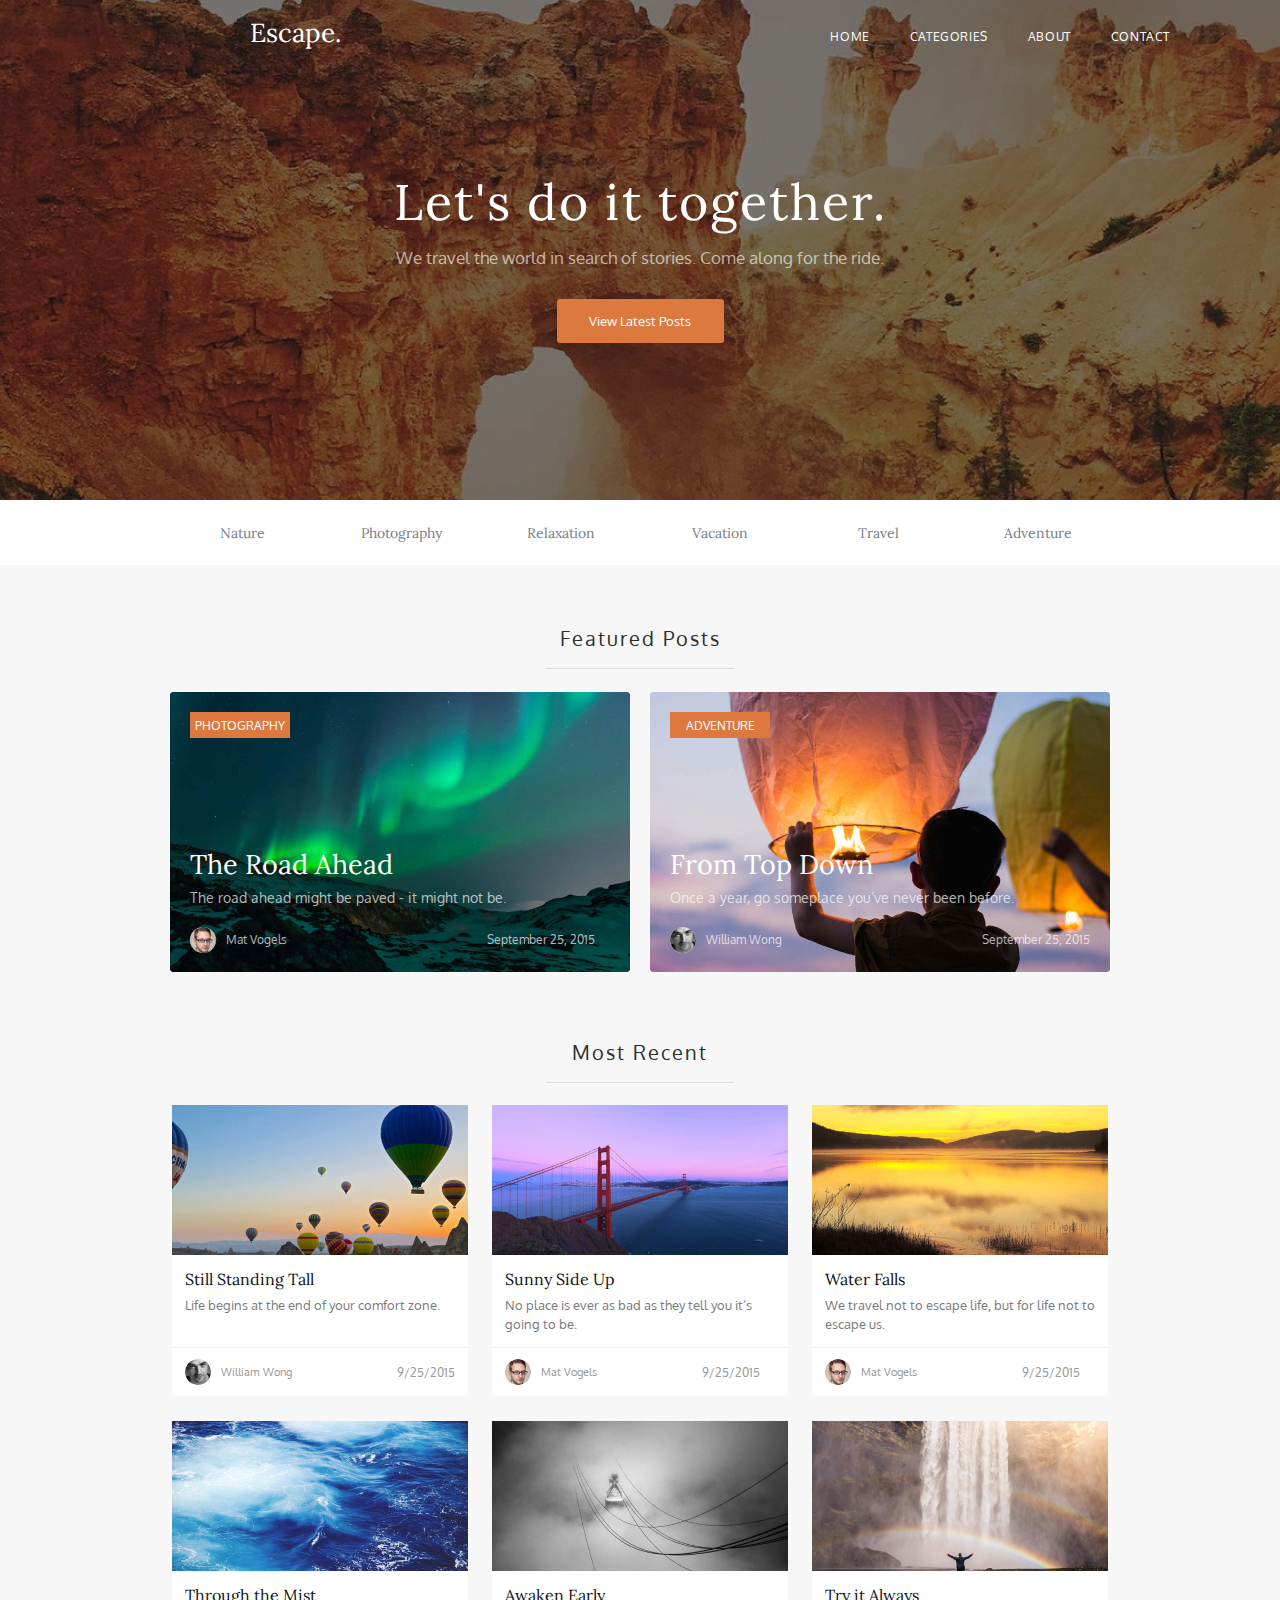
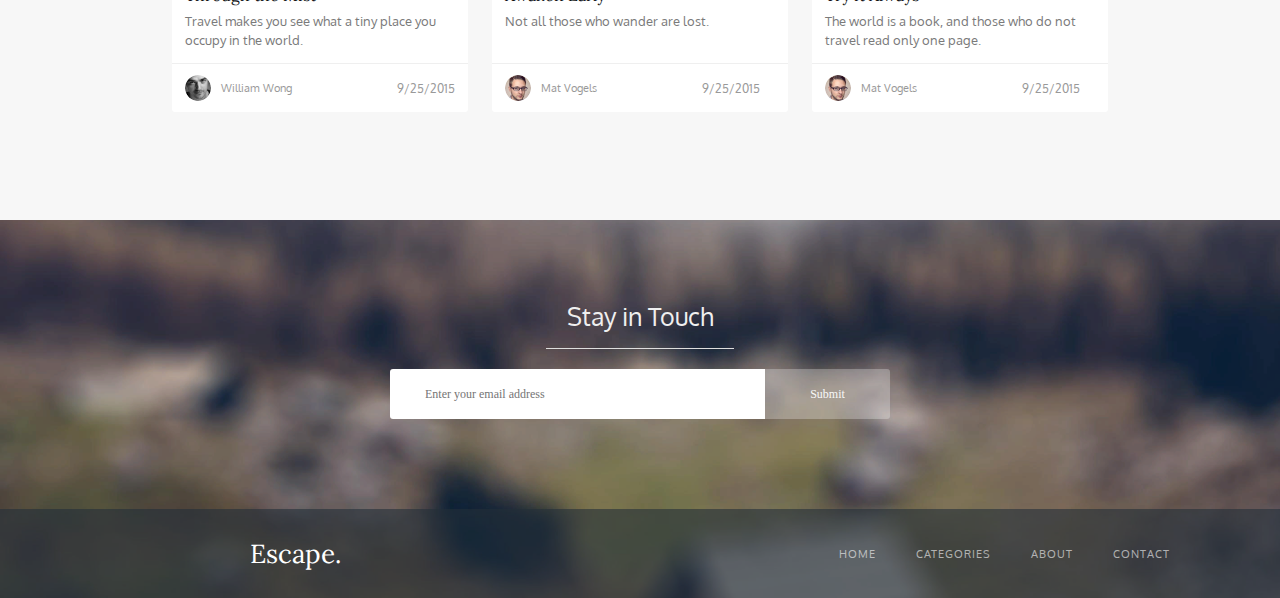
<file: index.html>
<!DOCTYPE html>
<html lang="en">

  <head>
    <title>Home</title>
    <meta charset="utf-8">
    <meta name="viewport" content="width=device-width, initial-scale=1.0">
    <link rel="preconnect" href="https://fonts.googleapis.com">
    <link rel="preconnect" href="https://fonts.gstatic.com" crossorigin>
    <link href="https://fonts.googleapis.com/css2?family=Lora&display=swap" rel="stylesheet">
    <link href="https://fonts.googleapis.com/css2?family=Lora&family=Oxygen&display=swap" rel="stylesheet">
    <link href="./css/styles.css" rel="stylesheet" type="text/css">
    <link rel="icon" href="./img/favicon.ico">
  </head>

  <body class="page">
    <!-- HEADER -->
    <header class="header">
      <div class="header__content">
        <div class="header__item header__left">
          <a href="./index.html" class="header__logo text_white">
            <span>Escape.</span>
          </a>
        </div>
        <div class="header__item header__menu">
          <nav class="header-menu">
            <a href="./index.html" class="header-menu__item text_white">
              <span>HOME</span>
            </a>
            <a href="./the-road-ahead.html" class="header-menu__item text_white">
              <span>CATEGORIES</span>
            </a>
            <a href="" class="header-menu__item text_white">
              <span>ABOUT</span>
            </a>
            <a href="" class="header-menu__item text_white">
              <span>CONTACT</span>
            </a>
          </nav>
        </div>
      </div>
    </header>
    <!--/ HEADER -->

    <!-- PAGE-CONTENT -->
    <div class="page-content">
      <!-- SECTION: MAIN -->
      <section class="main">
        <div class="main__content">
          <h1 class="main__title">Let's do it together.</h1>
          <p class="main__description">We travel the world in search of stories. Come along for the ride.</p>
          <button class="main__button">
            <span>View Latest Posts</span>
          </button>
        </div>
      </section>
      <!--/ SECTION: MAIN -->

      <!-- SECTION: TAGS -->
      <section class="tags">
        <div class="tags__content">
          <div class="tags-list">
            <a href="#" class="tags-list__item">
              <span>Nature</span>
            </a>
            <a href="#" class="tags-list__item">
              <span>Photography</span>
            </a>
            <a href="#" class="tags-list__item">
              <span>Relaxation</span>
            </a>
            <a href="#" class="tags-list__item">
              <span>Vacation</span>
            </a>
            <a href="#" class="tags-list__item">
              <span>Travel</span>
            </a>
            <a href="#" class="tags-list__item">
              <span>Adventure</span>
            </a>
          </div>
        </div>
      </section>
      <!--/ SECTION: TAGS -->

      <section class="posts">
        <!-- FEATURED-POSTS -->
        <section class="featured-posts">
          <!-- FEATURED-POSTS:HEAD -->
          <div class="featured-posts__head">
            <h2 class="posts__title">Featured Posts</h2>
            <div class="rectangle"></div>
          </div>
          <!--/ FEATURED-POSTS:HEAD -->

          <!-- FEATURED-POSTS:CONTENT -->
          <div class="featured-posts__content">
            <div class="post-list">
              <!--  POST#1 -->
              <div class="post-list__item">
                <div class="post-list__item-tag">
                  <span>Photography</span>
                </div>
                <div class="post-list__item-content">
                  <span class="post-list__item-title">The Road Ahead</span>
                  <p class="post-list__item-description">The road ahead might be paved - it might not be.</p>
                </div>
                <div class="post-list__item-person--details">
                  <img class="post-list__item-user--icon" src="./img/user_icon_mat_vogels.jpg" alt="">
                  <span class="post-list__item-user--name">Mat Vogels</span>
                  <span class="post-list__item-post--date">September 25, 2015</span>
                </div>
              </div>
              <!--/ POST#1 -->
              
              <!--  POST#2 -->
              <div class="post-list__item">
                <div class="post-list__item-tag">
                  <span>Adventure</span>
                </div>
                <div class="post-list__item-content">
                  <span class="post-list__item-title">From Top Down</span>
                  <p class="post-list__item-description">Once a year, go someplace you’ve never been before.</p>
                </div>
                <div class="post-list__item-person--details">
                  <img class="post-list__item-user--icon" src="./img/user_icon_william_wong.jpg" alt="">
                  <span class="post-list__item-user--name">William Wong</span>
                  <span class="post-list__item-post--date">September 25, 2015</span>
                </div>
              </div>
              <!--/ POST#2 -->
            </div>
          </div>
          <!--/ FEATURED-POSTS:CONTENT -->
        </section>
        <!--/ FEATURED-POSTS -->

        <!-- RECENTLY-POSTS -->
        <section class="recently-posts">
          <!-- RECENTLY-POSTS:HEAD -->
          <div class="recently-posts__head">
            <h2 class="posts__title">Most Recent</h2>
            <div class="rectangle"></div>
          </div>
          <!--/ RECENTLY-POSTS:HEAD -->

          <!-- RECENTLY-POSTS:CONTENT -->
          <div class="recently-posts__content">
            <div class="post-grid">
              <!--  POST#1 -->
              <div class="post-grid__item">
                <img src="./img/home/still_standing_tall.jpg" alt="" class="post-grid__item-cover">
                <div class="post-grid__item-content">
                  <span class="post-grid__item-title">Still Standing Tall</span>
                  <p class="post-grid__item-description">Life begins at the end of your comfort zone.</p>
                </div>
                <div class="rectangle"></div>
                <div class="post-grid__item-person--details">
                  <img class="post-grid__item-user--icon" src="./img/user_icon_william_wong.jpg" alt="">
                  <span class="post-grid__item-user--name">William Wong</span>
                  <span class="post-grid__item-post--date">9/25/2015</span>
                </div>
              </div>
              <!--/ POST#1 -->
              
              <!--  POST#2 -->
              <div class="post-grid__item">
                <img src="./img/home/sunny_side_up.png" alt="" class="post-grid__item-cover">
                <div class="post-grid__item-content">
                  <span class="post-grid__item-title">Sunny Side Up</span>
                  <p class="post-grid__item-description">No place is ever as bad as they tell you it’s going to be.</p>
                </div>
                <div class="rectangle"></div>
                <div class="post-grid__item-person--details">
                  <img class="post-grid__item-user--icon" src="./img/user_icon_mat_vogels.jpg" alt="">
                  <span class="post-grid__item-user--name">Mat Vogels</span>
                  <span class="post-grid__item-post--date">9/25/2015</span>
                </div>
              </div>
              <!--/ POST#2 -->

              <!--  POST#3 -->
              <div class="post-grid__item">
                <img src="./img/home/water_falls.png" alt="" class="post-grid__item-cover">
                <div class="post-grid__item-content">
                  <span class="post-grid__item-title">Water Falls</span>
                  <p class="post-grid__item-description">We travel not to escape life, but for life not to escape us.</p>
                </div>
                <div class="rectangle"></div>
                <div class="post-grid__item-person--details">
                  <img class="post-grid__item-user--icon" src="./img/user_icon_mat_vogels.jpg" alt="">
                  <span class="post-grid__item-user--name">Mat Vogels</span>
                  <span class="post-grid__item-post--date">9/25/2015</span>
                </div>
              </div>
              <!--/ POST#3 -->

              <!--  POST#4 -->
              <div class="post-grid__item">
                <img src="./img/home/through_the_mist.png" alt="" class="post-grid__item-cover">
                <div class="post-grid__item-content">
                  <span class="post-grid__item-title">Through the Mist</span>
                  <p class="post-grid__item-description">Travel makes you see what a tiny place you occupy in the world.</p>
                </div>
                <div class="rectangle"></div>
                <div class="post-grid__item-person--details">
                  <img class="post-grid__item-user--icon" src="./img/user_icon_william_wong.jpg" alt="">
                  <span class="post-grid__item-user--name">William Wong</span>
                  <span class="post-grid__item-post--date">9/25/2015</span>
                </div>
              </div>
              <!--/ POST#4 -->

              <!--  POST#5 -->
              <div class="post-grid__item">
                <img src="./img/home/awaken_early.png" alt="" class="post-grid__item-cover">
                <div class="post-grid__item-content">
                  <span class="post-grid__item-title">Awaken Early</span>
                  <p class="post-grid__item-description">Not all those who wander are lost.</p>
                </div>
                <div class="rectangle"></div>
                <div class="post-grid__item-person--details">
                  <img class="post-grid__item-user--icon" src="./img/user_icon_mat_vogels.jpg" alt="">
                  <span class="post-grid__item-user--name">Mat Vogels</span>
                  <span class="post-grid__item-post--date">9/25/2015</span>
                </div>
              </div>
              <!--/ POST#5 -->

              <!--  POST#6 -->
              <div class="post-grid__item">
                <img src="./img/home/try_it_always.png" alt="" class="post-grid__item-cover">
                <div class="post-grid__item-content">
                  <span class="post-grid__item-title">Try it Always</span>
                  <p class="post-grid__item-description">The world is a book, and those who do not travel read only one page.</p>
                </div>
                <div class="rectangle"></div>
                <div class="post-grid__item-person--details">
                  <img class="post-grid__item-user--icon" src="./img/user_icon_mat_vogels.jpg" alt="">
                  <span class="post-grid__item-user--name">Mat Vogels</span>
                  <span class="post-grid__item-post--date">9/25/2015</span>
                </div>
              </div>
              <!--/ POST#6 -->
            </div>
          </div>
          <!--/ RECENTLY-POSTS:CONTENT -->
        </section>
        <!--/ RECENTLY-POSTS -->
      </section>
      <!-- POSTS -->
    </div>

    <!-- FOOTER -->
    <footer class="footer">
      <!-- FOOTER:CONTENT -->
      <div class="footer__head">
        <h2 class="footer__title">Stay in Touch</h2>
        <div class="rectangle"></div>
        <form class="footer__form">
          <input placeholder="Enter your email address" type="text" value="" name="email" class="footer__input">
          <input type="submit" value="Submit" class="footer__input">
        </form>
      </div>

      <div class="footer-bottom">
        <div class="header__content">
          <div class="footer__item footer__left">
            <a href="./index.html" class="footer__logo">
              <span>Escape.</span>
            </a>
          </div>
          <div class="footer__item footer__menu">
            <nav class="footer-menu">
              <a href="./index.html" class="footer-menu__item">
                <span>HOME</span>
              </a>
              <a href="./the-road-ahead.html" class="footer-menu__item">
                <span>CATEGORIES</span>
              </a>
              <a href="" class="footer-menu__item">
                <span>ABOUT</span>
              </a>
              <a href="" class="footer-menu__item">
                <span>CONTACT</span>
              </a>
            </nav>
          </div>
        </div>
      </div>
    </footer>
    <!--/ FOOTER -->
  </body>
</html>
</file>
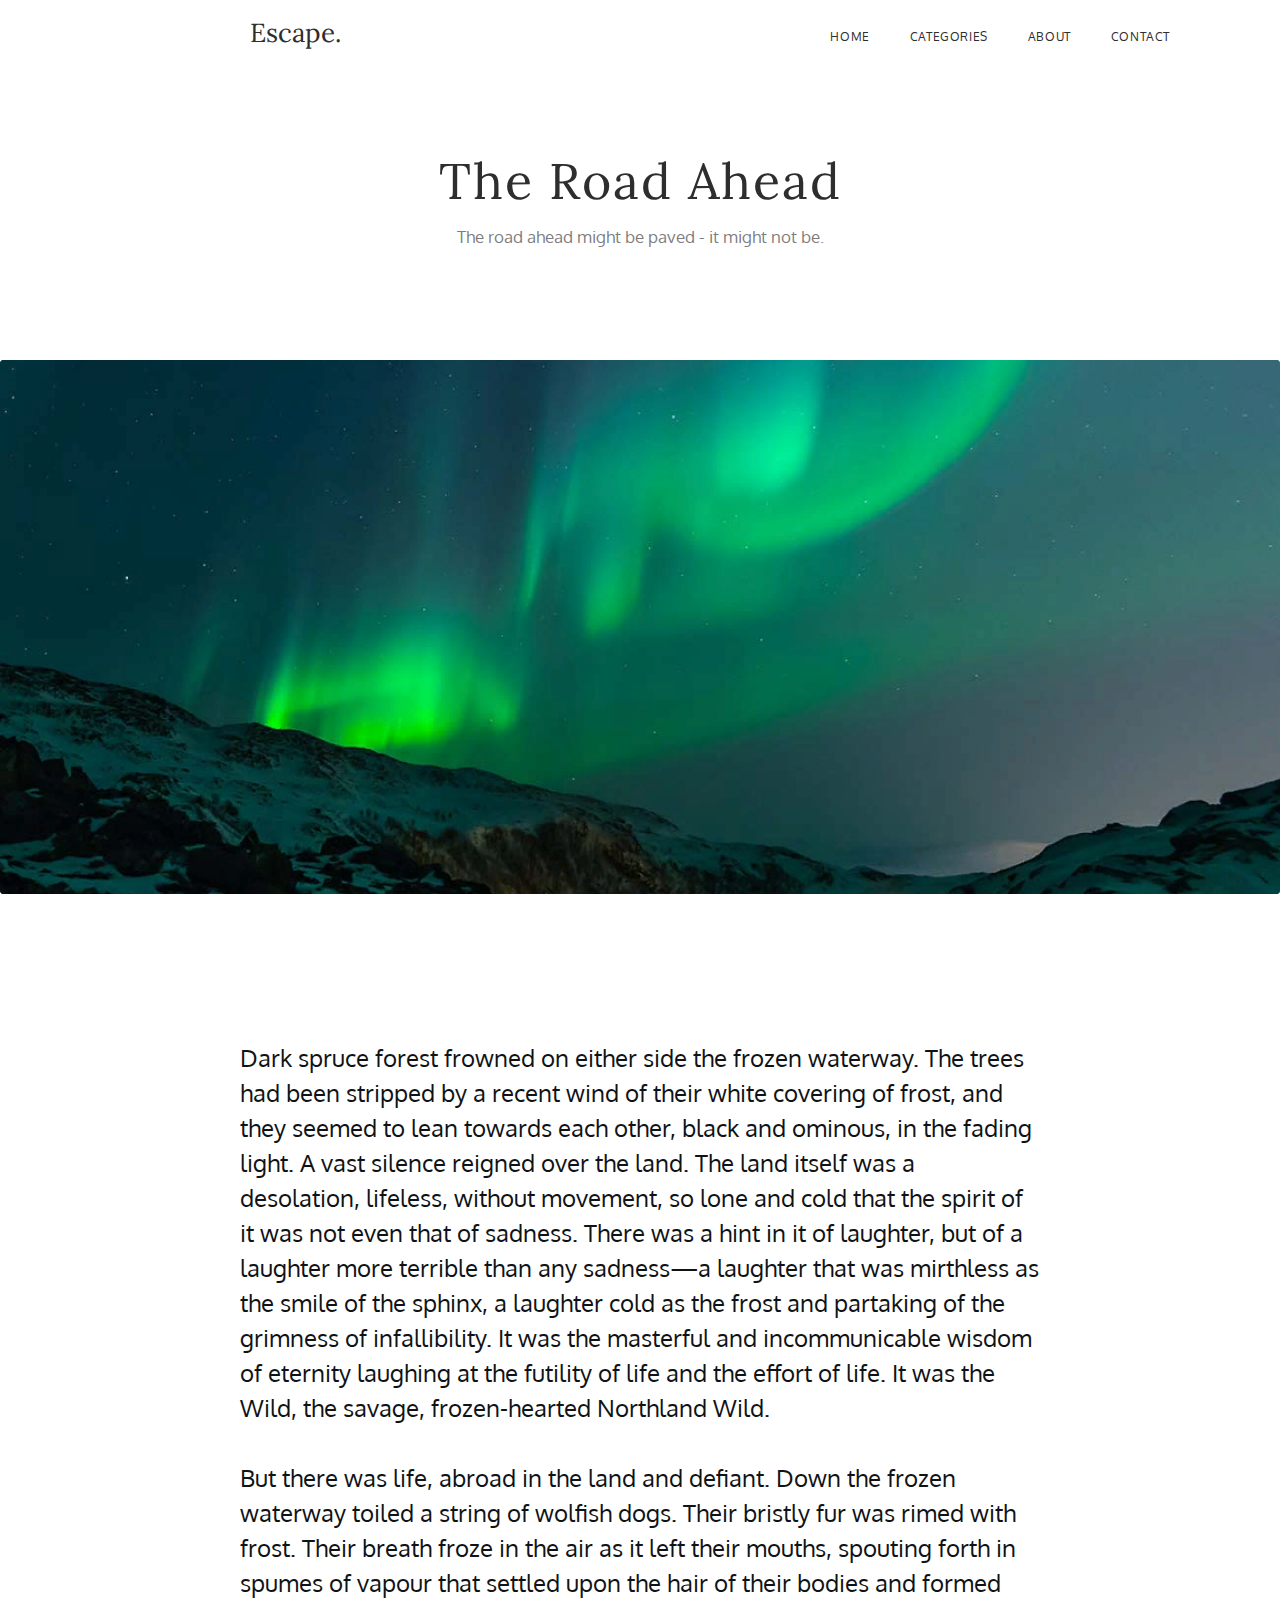
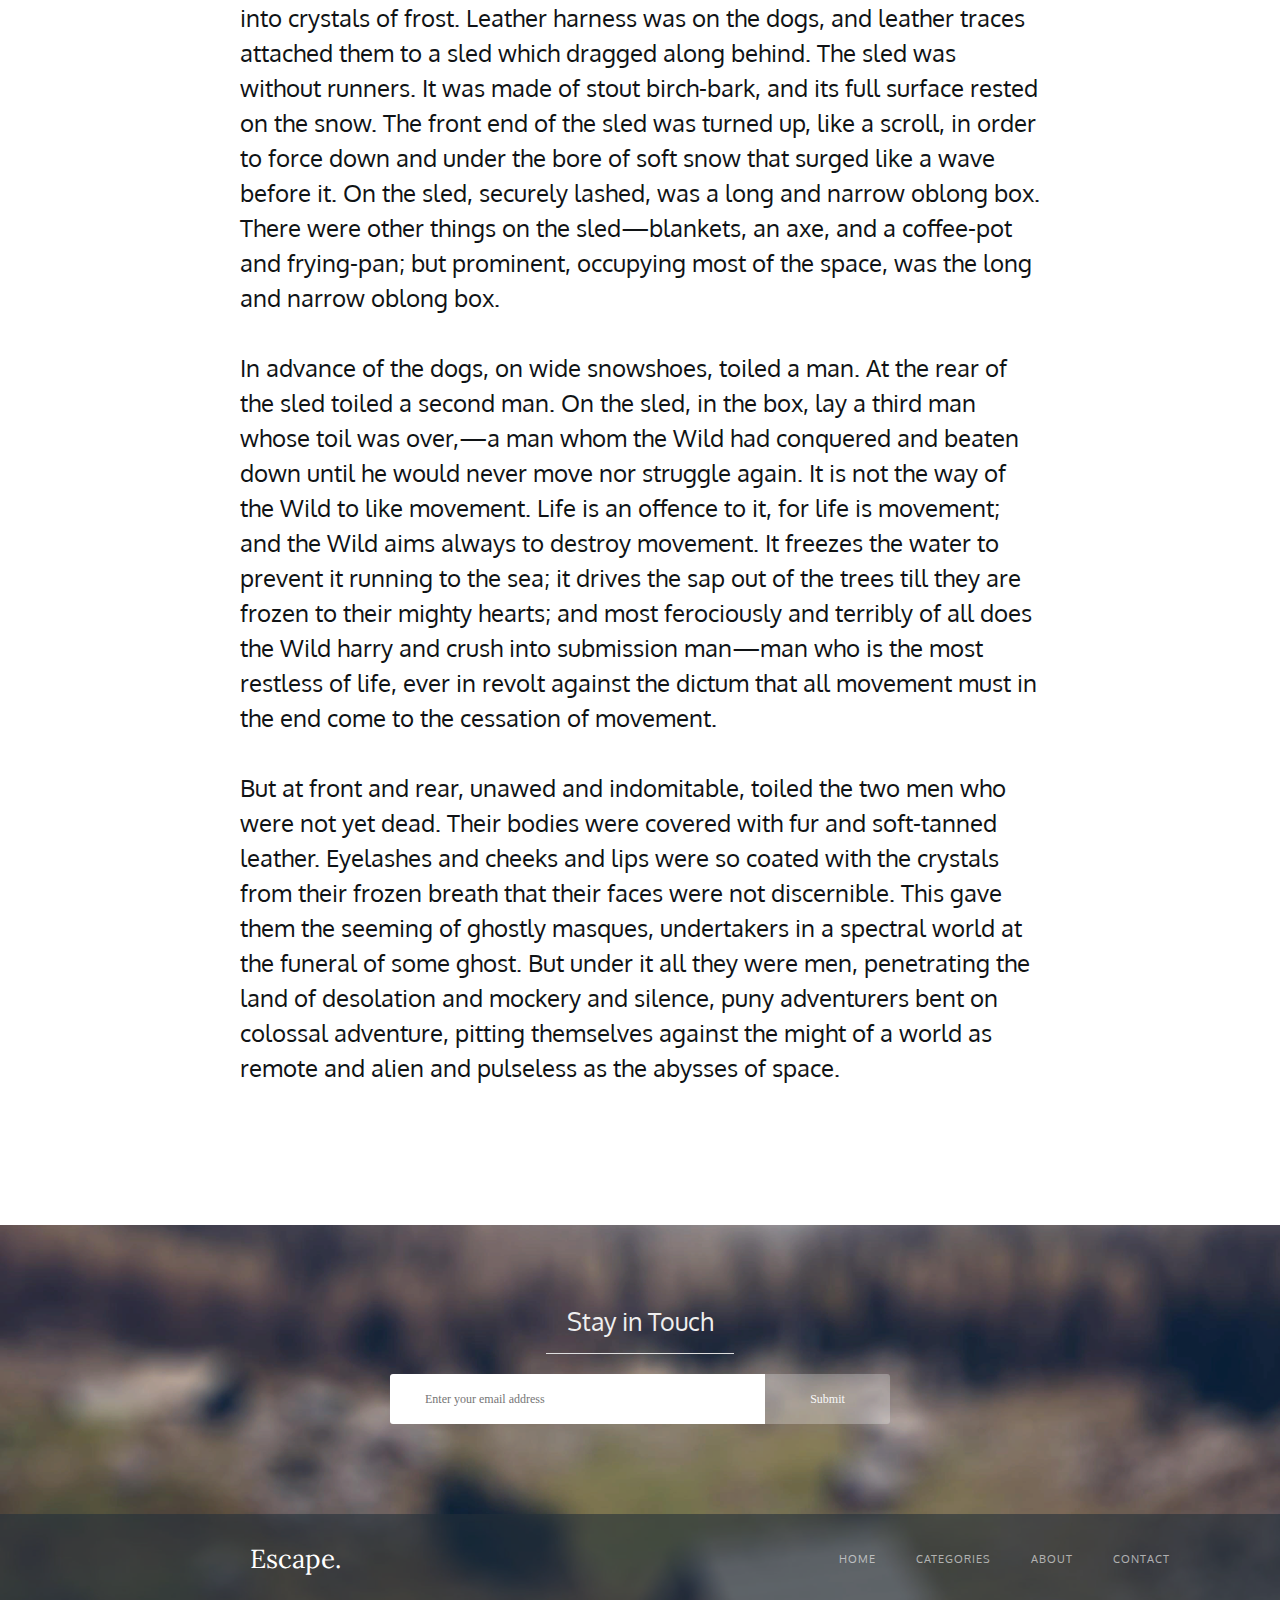
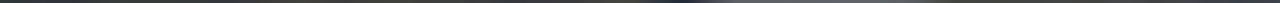
<file: the-road-ahead.html>
<!DOCTYPE html>
<html lang="en">

  <head>
    <title>The Road Ahead</title>
    <meta charset="utf-8">
    <meta name="viewport" content="width=device-width, initial-scale=1.0">
    <link rel="preconnect" href="https://fonts.googleapis.com">
    <link rel="preconnect" href="https://fonts.gstatic.com" crossorigin>
    <link href="https://fonts.googleapis.com/css2?family=Lora&display=swap" rel="stylesheet">
    <link href="https://fonts.googleapis.com/css2?family=Lora&family=Oxygen&display=swap" rel="stylesheet">
    <link href="./css/styles.css" rel="stylesheet" type="text/css">
    <link rel="icon" href="./img/favicon.ico">
  </head>

  <body class="page">
    <!-- HEADER -->
    <header class="header">
      <div class="header__content">
        <div class="header__item header__left">
          <a href="./index.html" class="header__logo text_black">
            <span>Escape.</span>
          </a>
        </div>
        <div class="header__item header__menu">
          <nav class="header-menu">
            <a href="./index.html" class="header-menu__item text_black">
              <span>HOME</span>
            </a>
            <a href="./the-road-ahead.html" class="header-menu__item text_black">
              <span>CATEGORIES</span>
            </a>
            <a href="#" class="header-menu__item text_black">
              <span>ABOUT</span>
            </a>
            <a href="#" class="header-menu__item text_black">
              <span>CONTACT</span>
            </a>
          </nav>
        </div>
      </div>
    </header>
    <!--/ HEADER -->

    <!-- MAIN__HEAD -->
    <section class="main-blog">
      <div class="main-blog__content">
        <h1 class="main-blog__title">The Road Ahead</h1>
        <p class="main-blog__description">The road ahead might be paved - it might not be.</p>
      </div>
      <img class="main-blog__cover" src="./img/blog/blog__background.png" alt="">
    </section>
    <!--/ MAIN__HEAD -->

    <!-- PAGE-CONTENT -->
    <div class="page-content">
      <div class="blog__text">
        <p>
          Dark spruce forest frowned on either side the frozen waterway. The trees had been stripped by a recent wind of their white covering of frost, and they seemed to lean towards each other, black and ominous, in the fading light. A vast silence reigned over the land. The land itself was a desolation, lifeless, without movement, so lone and cold that the spirit of it was not even that of sadness. There was a hint in it of laughter, but of a laughter more terrible than any sadness—a laughter that was mirthless as the smile of the sphinx, a laughter cold as the frost and partaking of the grimness of infallibility. It was the masterful and incommunicable wisdom of eternity laughing at the futility of life and the effort of life. It was the Wild, the savage, frozen-hearted Northland Wild.
        </p>
        <br>
        <p>
          But there was life, abroad in the land and defiant. Down the frozen waterway toiled a string of wolfish dogs. Their bristly fur was rimed with frost. Their breath froze in the air as it left their mouths, spouting forth in spumes of vapour that settled upon the hair of their bodies and formed into crystals of frost. Leather harness was on the dogs, and leather traces attached them to a sled which dragged along behind. The sled was without runners. It was made of stout birch-bark, and its full surface rested on the snow. The front end of the sled was turned up, like a scroll, in order to force down and under the bore of soft snow that surged like a wave before it. On the sled, securely lashed, was a long and narrow oblong box. There were other things on the sled—blankets, an axe, and a coffee-pot and frying-pan; but prominent, occupying most of the space, was the long and narrow oblong box.
        </p>
        <br>
        <p>
          In advance of the dogs, on wide snowshoes, toiled a man. At the rear of the sled toiled a second man. On the sled, in the box, lay a third man whose toil was over,—a man whom the Wild had conquered and beaten down until he would never move nor struggle again. It is not the way of the Wild to like movement. Life is an offence to it, for life is movement; and the Wild aims always to destroy movement. It freezes the water to prevent it running to the sea; it drives the sap out of the trees till they are frozen to their mighty hearts; and most ferociously and terribly of all does the Wild harry and crush into submission man—man who is the most restless of life, ever in revolt against the dictum that all movement must in the end come to the cessation of movement.
        </p>
        <br>
        <p>
          But at front and rear, unawed and indomitable, toiled the two men who were not yet dead. Their bodies were covered with fur and soft-tanned leather. Eyelashes and cheeks and lips were so coated with the crystals from their frozen breath that their faces were not discernible. This gave them the seeming of ghostly masques, undertakers in a spectral world at the funeral of some ghost. But under it all they were men, penetrating the land of desolation and mockery and silence, puny adventurers bent on colossal adventure, pitting themselves against the might of a world as remote and alien and pulseless as the abysses of space.
        </p>
      </div>
    </div>

    <!-- FOOTER -->
    <footer class="footer">
      <!-- FOOTER:CONTENT -->
      <div class="footer__head">
        <h2 class="footer__title">Stay in Touch</h2>
        <div class="rectangle"></div>
        <form class="footer__form">
          <input placeholder="Enter your email address" type="text" value="" name="email" class="footer__input">
          <input type="submit" value="Submit" class="footer__input">
        </form>
      </div>

      <div class="footer-bottom">
        <div class="header__content">
          <div class="footer__item footer__left">
            <a href="./index.html" class="footer__logo">
              <span>Escape.</span>
            </a>
          </div>
          <div class="footer__item footer__menu">
            <nav class="footer-menu">
              <a href="./index.html" class="footer-menu__item">
                <span>HOME</span>
              </a>
              <a href="./the-road-ahead.html" class="footer-menu__item">
                <span>CATEGORIES</span>
              </a>
              <a href="" class="footer-menu__item">
                <span>ABOUT</span>
              </a>
              <a href="" class="footer-menu__item">
                <span>CONTACT</span>
              </a>
            </nav>
          </div>
        </div>
      </div>
    </footer>
    <!--/ FOOTER -->
  </body>
</html>
</file>
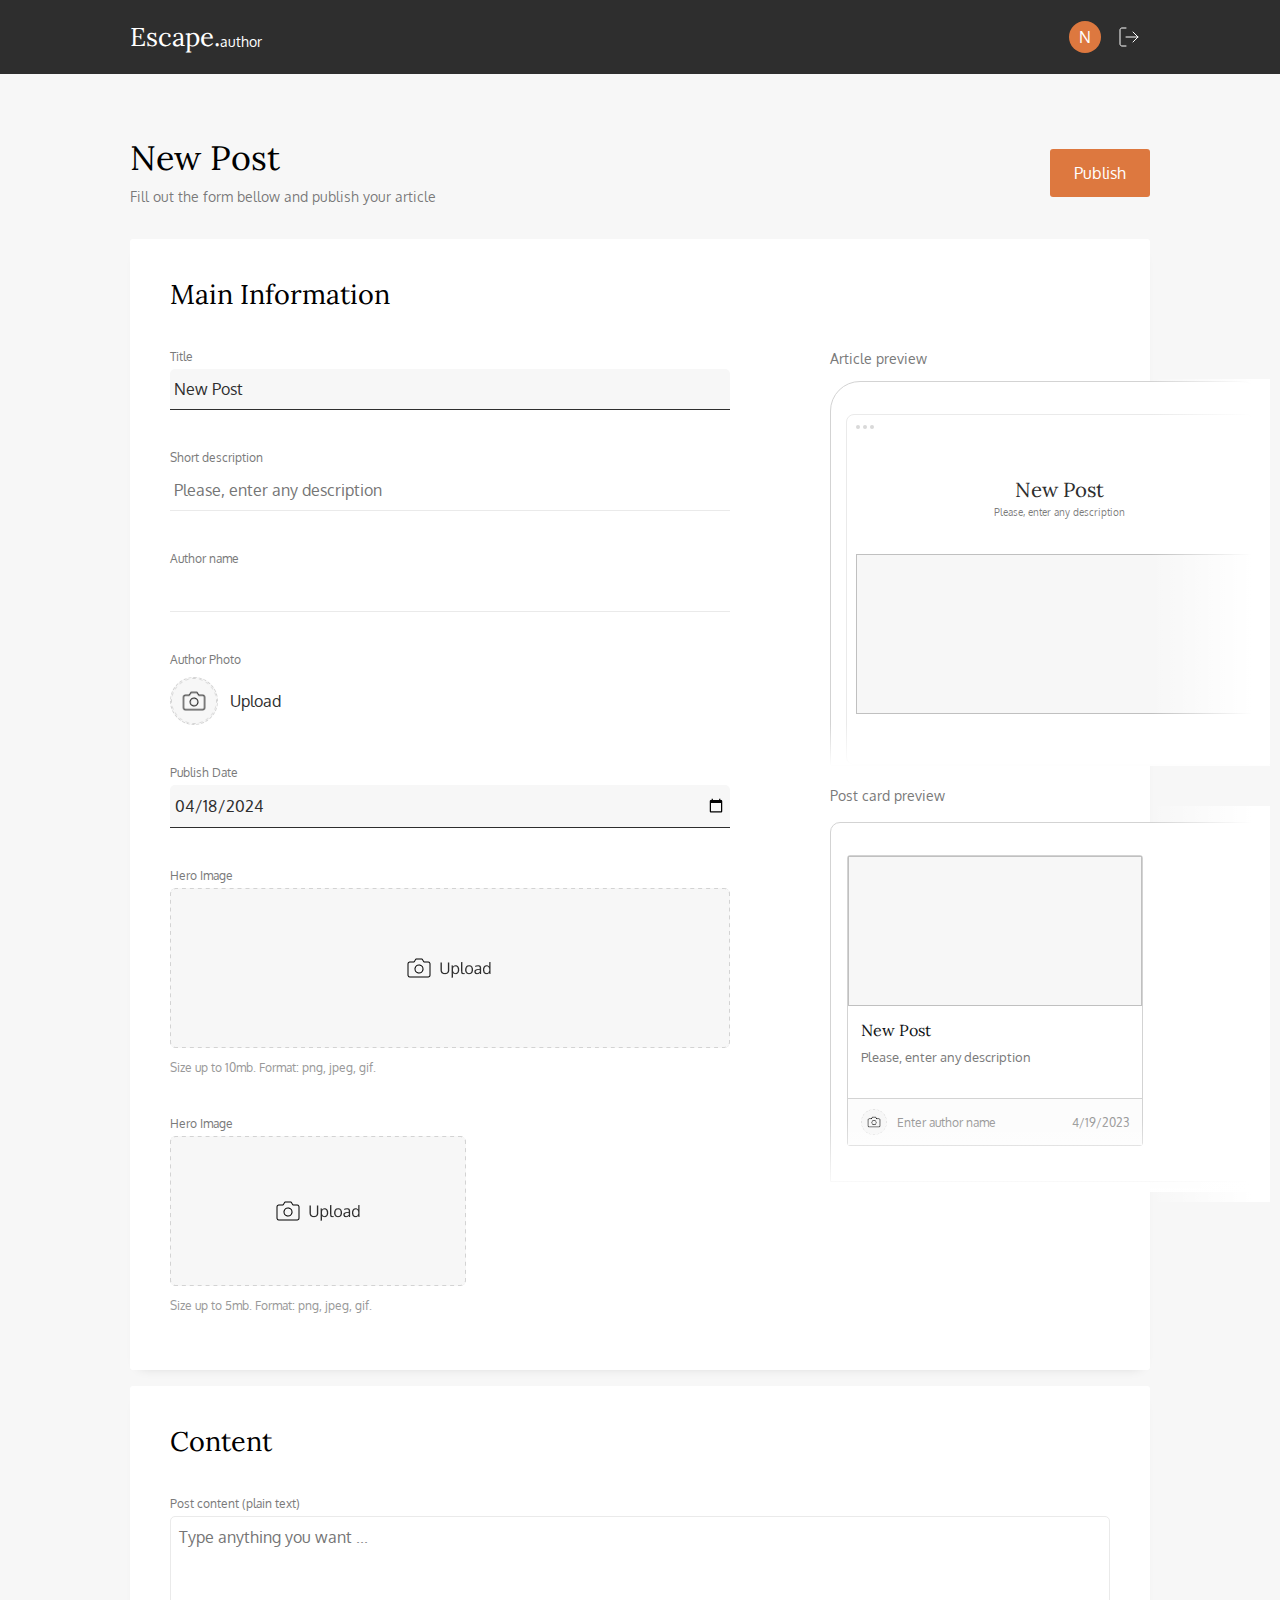
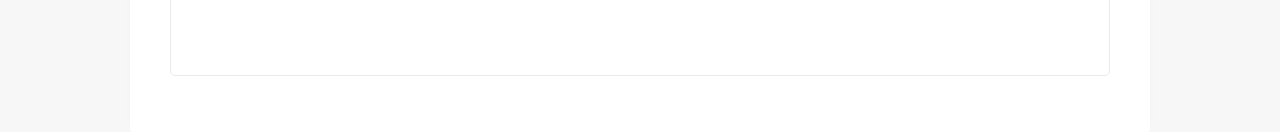
<file: pages/admin.html>
<!DOCTYPE html>
<html lang="en">

  <head>
    <title>Escape.Admin</title>
    <meta charset="utf-8">
    <meta name="viewport" content="width=device-width, initial-scale=1.0">
    <link rel="preconnect" href="https://fonts.googleapis.com">
    <link rel="preconnect" href="https://fonts.gstatic.com" crossorigin>
    <link href="https://fonts.googleapis.com/css2?family=Lora&display=swap" rel="stylesheet">
    <link href="https://fonts.googleapis.com/css2?family=Lora&family=Oxygen&display=swap" rel="stylesheet">
    <link href="../static/css/admin.css" rel="stylesheet" type="text/css">
    <link rel="icon" href="../static/img/favicon.ico">
  </head>

  <body class="page">
    <!-- HEADER -->
    <header class="header">
      <div class="header__container">
        <a class="header__logo">
          <span>Escape.</span>
          <span>author</span>
        </a>
        <div class="header__menu">
          <a class="header__avatar">N</a>
          <a class="header__logout"></a>
        </div>
      </div>
    </header>
    <!--/ HEADER -->

    

    <!-- FORM -->
    <form class="form">
      <!-- MAIN -->
      <section class="form-head">
        <div class="form-head__content">
          <h1 class="form-head__title">New Post</h1>
          <p class="form-head__subtitle">Fill out the form bellow and publish your article</p>
        </div>
        <input class="form-head__button" type="button" value="Publish" onclick="Publish()">
      </section>
      <!--/ MAIN -->

      <!-- WARNING -->
      <section class="form-warning--hidden form-warning--success">
        <div class="form-warning__icon"></div>
        <p class="form-warning__text">Publish Complete!</p>
      </section>
      <!--/ WARNING -->

      <!-- MAIN CARD -->
      <section class="form-card form-card__main">
        <h2 class="form-card__title">Main Information</h2>
        <div class="form-card__content">
          <div class="form-card__fields">
            <div class="form-card__field">
              <p class="form-card__label">Title</p>
              <input type="text" name="Title" placeholder="Please, enter any title" value="New Post" class="form-card__input" id="title" required>
            </div>

            <div class="form-card__field">
              <p class="form-card__label">Short description</p>
              <input type="text" name="Description" placeholder="Please, enter any description" value="" class="form-card__input" id="description" required>
            </div>

            <div class="form-card__field">
              <p class="form-card__label">Author name</p>
              <input type="text" name="Author" placeholder="" value="" class="form-card__input" id="author" required>
            </div>

            <div class="form-card__field">
              <p class="form-card__label">Author Photo </p>
              <div class="author-photo-form">
                <label for="photoAuthor" class="photoAuthor">
                  <img class="preview-author-photo" src="../static/img/page/author_background.png" />
                </label>
                <label for="photoAuthor" class="author-photo-form__upload-button">
                  <svg width="24" height="24" viewBox="0 0 24 24" fill="none" xmlns="http://www.w3.org/2000/svg" class="upload-button__icon">
                    <path d="M23 19C23 19.5304 22.7893 20.0391 22.4142 20.4142C22.0391 20.7893 21.5304 21 21 21H3C2.46957 21 1.96086 20.7893 1.58579 20.4142C1.21071 20.0391 1 19.5304 1 19V8C1 7.46957 1.21071 6.96086 1.58579 6.58579C1.96086 6.21071 2.46957 6 3 6H7L9 3H15L17 6H21C21.5304 6 22.0391 6.21071 22.4142 6.58579C22.7893 6.96086 23 7.46957 23 8V19Z" stroke="black" stroke-linecap="round" stroke-linejoin="round"/>
                    <path d="M12 17C14.2091 17 16 15.2091 16 13C16 10.7909 14.2091 9 12 9C9.79086 9 8 10.7909 8 13C8 15.2091 9.79086 17 12 17Z" stroke="black" stroke-linecap="round" stroke-linejoin="round"/>
                  </svg>
                  <span id="uploadAuthorPhotoButton">Upload</span>
                </label>
                <input type="file" id="photoAuthor" name="photoAuthor" accept=".jpg, .jpeg, .png" class="author-photo-form__input" required />
                <button class="author-photo-form__remove-button">
                  <svg width="20" height="22" viewBox="0 0 20 22" fill="none" xmlns="http://www.w3.org/2000/svg" class="remove-button__icon">
                    <path fill-rule="evenodd" clip-rule="evenodd" d="M6.93934 1.93934C7.22064 1.65804 7.60218 1.5 8 1.5H12C12.3978 1.5 12.7794 1.65804 13.0607 1.93934C13.342 2.22064 13.5 2.60218 13.5 3V4.5H6.5V3C6.5 2.60218 6.65804 2.22064 6.93934 1.93934ZM5.5 4.5V3C5.5 2.33696 5.76339 1.70107 6.23223 1.23223C6.70107 0.763392 7.33696 0.5 8 0.5H12C12.663 0.5 13.2989 0.763392 13.7678 1.23223C14.2366 1.70107 14.5 2.33696 14.5 3V4.5H17H19C19.2761 4.5 19.5 4.72386 19.5 5C19.5 5.27614 19.2761 5.5 19 5.5H17.5V19C17.5 19.663 17.2366 20.2989 16.7678 20.7678C16.2989 21.2366 15.663 21.5 15 21.5H5C4.33696 21.5 3.70107 21.2366 3.23223 20.7678C2.76339 20.2989 2.5 19.663 2.5 19V5.5H1C0.723858 5.5 0.5 5.27614 0.5 5C0.5 4.72386 0.723858 4.5 1 4.5H3H5.5ZM3.5 5.5H6H14H16.5V19C16.5 19.3978 16.342 19.7794 16.0607 20.0607C15.7794 20.342 15.3978 20.5 15 20.5H5C4.60218 20.5 4.22064 20.342 3.93934 20.0607C3.65804 19.7794 3.5 19.3978 3.5 19V5.5ZM8 9.5C8.27614 9.5 8.5 9.72386 8.5 10V16C8.5 16.2761 8.27614 16.5 8 16.5C7.72386 16.5 7.5 16.2761 7.5 16V10C7.5 9.72386 7.72386 9.5 8 9.5ZM12.5 10C12.5 9.72386 12.2761 9.5 12 9.5C11.7239 9.5 11.5 9.72386 11.5 10V16C11.5 16.2761 11.7239 16.5 12 16.5C12.2761 16.5 12.5 16.2761 12.5 16V10Z" fill="#E86961"/>
                  </svg>                
                  <span>Remove</span>
                </button>
              </div>
            </div>

            <div class="form-card__field">
              <p class="form-card__label">Publish Date</p>
              <input type="date" name="PublishDate" placeholder="" value="2024-04-18" class="form-card__input" id="publishDate">
            </div>

            <div class="form-card__field">
              <p class="form-card__label">Hero Image </p>
              <label class="upload-place" for="photoPost">
                <img src="../static/img/page/cover_background.png" class="upload-place__img" />
              </label>
              <input type="file" id="photoPost" name="photoPost" accept=".jpg, .jpeg, .png" class="input-hero-image__input" required />
              <span class="input-hero-image__sign">Size up to 10mb. Format: png, jpeg, gif.</span>
              <div class="img-buttons">
                <label for="photoPost" class="upload-hero">
                  <svg width="24" height="24" viewBox="0 0 24 24" fill="none" xmlns="http://www.w3.org/2000/svg">
                    <path d="M23 19C23 19.5304 22.7893 20.0391 22.4142 20.4142C22.0391 20.7893 21.5304 21 21 21H3C2.46957 21 1.96086 20.7893 1.58579 20.4142C1.21071 20.0391 1 19.5304 1 19V8C1 7.46957 1.21071 6.96086 1.58579 6.58579C1.96086 6.21071 2.46957 6 3 6H7L9 3H15L17 6H21C21.5304 6 22.0391 6.21071 22.4142 6.58579C22.7893 6.96086 23 7.46957 23 8V19Z" stroke="black" stroke-linecap="round" stroke-linejoin="round"/>
                    <path d="M12 17C14.2091 17 16 15.2091 16 13C16 10.7909 14.2091 9 12 9C9.79086 9 8 10.7909 8 13C8 15.2091 9.79086 17 12 17Z" stroke="black" stroke-linecap="round" stroke-linejoin="round"/>
                  </svg>   
                  <span class="upload-hero__button">Upload New</span>
                </label>
                <button class="remove-hero">
                  <svg width="20" height="22" viewBox="0 0 20 22" fill="none" xmlns="http://www.w3.org/2000/svg">
                    <path fill-rule="evenodd" clip-rule="evenodd" d="M6.93934 1.93934C7.22064 1.65804 7.60218 1.5 8 1.5H12C12.3978 1.5 12.7794 1.65804 13.0607 1.93934C13.342 2.22064 13.5 2.60218 13.5 3V4.5H6.5V3C6.5 2.60218 6.65804 2.22064 6.93934 1.93934ZM5.5 4.5V3C5.5 2.33696 5.76339 1.70107 6.23223 1.23223C6.70107 0.763392 7.33696 0.5 8 0.5H12C12.663 0.5 13.2989 0.763392 13.7678 1.23223C14.2366 1.70107 14.5 2.33696 14.5 3V4.5H17H19C19.2761 4.5 19.5 4.72386 19.5 5C19.5 5.27614 19.2761 5.5 19 5.5H17.5V19C17.5 19.663 17.2366 20.2989 16.7678 20.7678C16.2989 21.2366 15.663 21.5 15 21.5H5C4.33696 21.5 3.70107 21.2366 3.23223 20.7678C2.76339 20.2989 2.5 19.663 2.5 19V5.5H1C0.723858 5.5 0.5 5.27614 0.5 5C0.5 4.72386 0.723858 4.5 1 4.5H3H5.5ZM3.5 5.5H6H14H16.5V19C16.5 19.3978 16.342 19.7794 16.0607 20.0607C15.7794 20.342 15.3978 20.5 15 20.5H5C4.60218 20.5 4.22064 20.342 3.93934 20.0607C3.65804 19.7794 3.5 19.3978 3.5 19V5.5ZM8 9.5C8.27614 9.5 8.5 9.72386 8.5 10V16C8.5 16.2761 8.27614 16.5 8 16.5C7.72386 16.5 7.5 16.2761 7.5 16V10C7.5 9.72386 7.72386 9.5 8 9.5ZM12.5 10C12.5 9.72386 12.2761 9.5 12 9.5C11.7239 9.5 11.5 9.72386 11.5 10V16C11.5 16.2761 11.7239 16.5 12 16.5C12.2761 16.5 12.5 16.2761 12.5 16V10Z" fill="#E86961"/>
                  </svg>
                  <span class="remove-hero__button">Remove</span>
                </button>
              </div>
            </div>

            <div class="form-card__field">
              <p class="form-card__label">Hero Image </p>
              <label for="photoPostTiny" class="upload-place-tiny">
                <img src="../static/img/page/card_background.png" class="upload-place-tiny__img" />
              </label>
              <input type="file" id="photoPostTiny" name="photoPostTiny" accept=".jpg, .jpeg, .png" class="input-hero-image-tiny__input">
              <span class="input-hero-image-tiny__sign">Size up to 5mb. Format: png, jpeg, gif.</span>
              <div class="tiny-img-buttons">
                <label for="photoPostTiny" class="upload-hero">
                  <svg width="24" height="24" viewBox="0 0 24 24" fill="none" xmlns="http://www.w3.org/2000/svg">
                    <path d="M23 19C23 19.5304 22.7893 20.0391 22.4142 20.4142C22.0391 20.7893 21.5304 21 21 21H3C2.46957 21 1.96086 20.7893 1.58579 20.4142C1.21071 20.0391 1 19.5304 1 19V8C1 7.46957 1.21071 6.96086 1.58579 6.58579C1.96086 6.21071 2.46957 6 3 6H7L9 3H15L17 6H21C21.5304 6 22.0391 6.21071 22.4142 6.58579C22.7893 6.96086 23 7.46957 23 8V19Z" stroke="black" stroke-linecap="round" stroke-linejoin="round"/>
                    <path d="M12 17C14.2091 17 16 15.2091 16 13C16 10.7909 14.2091 9 12 9C9.79086 9 8 10.7909 8 13C8 15.2091 9.79086 17 12 17Z" stroke="black" stroke-linecap="round" stroke-linejoin="round"/>
                  </svg>   
                  <span class="upload-hero__button">Upload New</span>
                </label>
                <button class="remove-tiny-hero">
                  <svg width="20" height="22" viewBox="0 0 20 22" fill="none" xmlns="http://www.w3.org/2000/svg">
                    <path fill-rule="evenodd" clip-rule="evenodd" d="M6.93934 1.93934C7.22064 1.65804 7.60218 1.5 8 1.5H12C12.3978 1.5 12.7794 1.65804 13.0607 1.93934C13.342 2.22064 13.5 2.60218 13.5 3V4.5H6.5V3C6.5 2.60218 6.65804 2.22064 6.93934 1.93934ZM5.5 4.5V3C5.5 2.33696 5.76339 1.70107 6.23223 1.23223C6.70107 0.763392 7.33696 0.5 8 0.5H12C12.663 0.5 13.2989 0.763392 13.7678 1.23223C14.2366 1.70107 14.5 2.33696 14.5 3V4.5H17H19C19.2761 4.5 19.5 4.72386 19.5 5C19.5 5.27614 19.2761 5.5 19 5.5H17.5V19C17.5 19.663 17.2366 20.2989 16.7678 20.7678C16.2989 21.2366 15.663 21.5 15 21.5H5C4.33696 21.5 3.70107 21.2366 3.23223 20.7678C2.76339 20.2989 2.5 19.663 2.5 19V5.5H1C0.723858 5.5 0.5 5.27614 0.5 5C0.5 4.72386 0.723858 4.5 1 4.5H3H5.5ZM3.5 5.5H6H14H16.5V19C16.5 19.3978 16.342 19.7794 16.0607 20.0607C15.7794 20.342 15.3978 20.5 15 20.5H5C4.60218 20.5 4.22064 20.342 3.93934 20.0607C3.65804 19.7794 3.5 19.3978 3.5 19V5.5ZM8 9.5C8.27614 9.5 8.5 9.72386 8.5 10V16C8.5 16.2761 8.27614 16.5 8 16.5C7.72386 16.5 7.5 16.2761 7.5 16V10C7.5 9.72386 7.72386 9.5 8 9.5ZM12.5 10C12.5 9.72386 12.2761 9.5 12 9.5C11.7239 9.5 11.5 9.72386 11.5 10V16C11.5 16.2761 11.7239 16.5 12 16.5C12.2761 16.5 12.5 16.2761 12.5 16V10Z" fill="#E86961"/>
                  </svg>
                  <span class="remove-hero__button">Remove</span>
                </button>
              </div>
            </div>
          </div>
          <!--  -->
          <div class="form-card__preview">
            <div class="article-preview">
              <span class="article-preview__title">Article preview</span>
              <div class="article-preview-post">
                <div class="article-preview-post-description">
                  <div class="ellipses">
                    <div class="ellipse"></div><div class="ellipse"></div><div class="ellipse"></div>
                  </div>
                  <span class="article-preview-post-visual__title"  id="titleVisual">New Post</span>
                  <span class="article-preview-post-visual__subtitle" id="subtitleVisual">Please, enter any description</span>
                  <img class="article-preview-post-visual__photo" id="article-preview-post-visual__photo" />
                </div>
              </div>
              <div class="gorizontal-gradient-article-visual"></div>
              <div class="vertical-gradient-article-visual"></div>
            </div>

            <div class="post-card-preview">
              <span class="post-card-preview__title">Post card preview</span>
              <div class="post-card-preview-visual">
                <div class="post-card">
                  <img class="post-card__photo" />
                  <span class="post-card__title" id="titleVisualTiny">New Post</span>
                  <span class="post-card__subtitle" id="subtitleVisualTiny">Please, enter any description</span>
                  <div class="post-card-info">
                    <div class="post-card-data">
                      <img class="post-card-info__photo" src="../static/img/page/author_background.png" />
                      <span class="post-card-info__author" id="authorNameVisualTiny">Enter author name</span>
                    </div>
                    <span class="post-card-info__date" id="dateVisuality">4/19/2023</span>
                  </div>
                </div>
              </div>
              <div class="gorizontal-gradient-post-card-visual"></div>
              <div class="vertical-gradient-post-card-visual"></div>
            </div>
          </div>
          <!--  -->
        </div>
      </section>
      <!--/ MAIN CARD -->
      
      <!-- CONTENT CARD -->
      <section class="form-card form-card__extra">
        <h2 class="form-card__title">Content</h2>
        <div class="form-card__content">
          <div class="form-card__fields">
            <div class="form-card__field">
              <p class="form-card__label">Post content (plain text)</p>
              <textarea name="Content" placeholder="Type anything you want ..." value="" class="form-card__text" id="content"></textarea>
            </div>
          </div>
        </div>
      </section>
      <!--/ CONTENT CARD -->
    </form>
    <!--/ FORM -->

    <!-- MAIN -->
    <!--/ MAIN -->
    <script src="../static/scripts/admin.js"></script>
  </body>
</html>
</file>
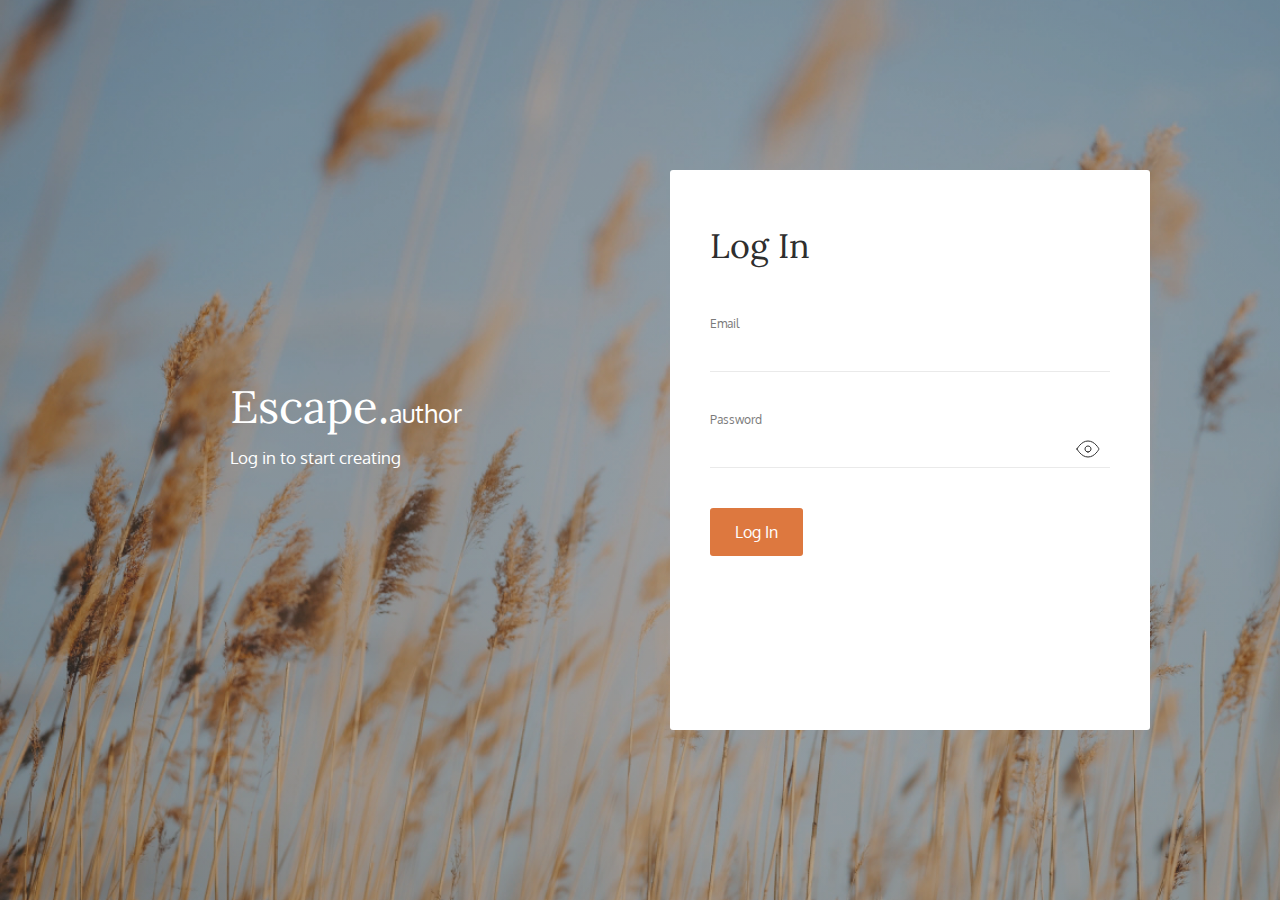
<file: pages/login.html>
<!DOCTYPE html>
<html lang="en">

  <head>
    <title>LogIn</title>
    <meta charset="utf-8">
    <meta name="viewport" content="width=device-width, initial-scale=1.0">
    <link rel="preconnect" href="https://fonts.googleapis.com">
    <link rel="preconnect" href="https://fonts.gstatic.com" crossorigin>
    <link href="https://fonts.googleapis.com/css2?family=Lora&display=swap" rel="stylesheet">
    <link href="https://fonts.googleapis.com/css2?family=Lora&family=Oxygen&display=swap" rel="stylesheet">
    <link href="../static/css/login.css" rel="stylesheet" type="text/css">
    <link rel="icon" href="../static/img/favicon.ico">
  </head>

  <body class="page">
    <div class="page__content">
      <!-- MAIN -->
      <section class="main">
        <div class="main__logo">
          <p class="main__title">
            <span>Escape.</span>
            <span>author</span>
          </p>
          <p class="main__subtitle">Log in to start creating</p>
        </div>
      </section>
      <!--/ MAIN -->


      <!-- FORM -->
      <form action="" class="form" id="form">
        <p class="form__title">Log In</p>
        <div class="form__content">
          <div class="form__warning form__warning--hidden">
            <div class="form__warning-icon"></div>
            <div class="form__warning-text">#404</div>
          </div>

          <div class="form-field">
            <p class="form-field__label">Email</p>
            <input type="text" name="Email" class="form-field__email" required id="email">
          </div>

          <div class="form-field">
            <p class="form-field__label">Password</p>
            <input type="password" name="Password" class="form-field__password" required id="password">
            <svg width="24" height="24" viewBox="0 0 24 24" fill="none" xmlns="http://www.w3.org/2000/svg" class="form-field__show-password">
              <path d="M1 12C1 12 5 4 12 4C19 4 23 12 23 12C23 12 19 20 12 20C5 20 1 12 1 12Z" stroke="#2E2E2E" stroke-linecap="round" stroke-linejoin="round"/>
              <path d="M12 15C13.6569 15 15 13.6569 15 12C15 10.3431 13.6569 9 12 9C10.3431 9 9 10.3431 9 12C9 13.6569 10.3431 15 12 15Z" stroke="#2E2E2E" stroke-linecap="round" stroke-linejoin="round"/>
            </svg> 
            <svg width="24" height="24" viewBox="0 0 24 24" fill="none" xmlns="http://www.w3.org/2000/svg" class="form-field__hide-password">
                <g clip-path="url(#clip0_1_1000)">
                <path d="M17.94 17.94C16.2306 19.243 14.1491 19.9649 12 20C5 20 1 12 1 12C2.24389 9.68192 3.96914 7.65663 6.06 6.06003M9.9 4.24002C10.5883 4.0789 11.2931 3.99836 12 4.00003C19 4.00003 23 12 23 12C22.393 13.1356 21.6691 14.2048 20.84 15.19M14.12 14.12C13.8454 14.4148 13.5141 14.6512 13.1462 14.8151C12.7782 14.9791 12.3809 15.0673 11.9781 15.0744C11.5753 15.0815 11.1752 15.0074 10.8016 14.8565C10.4281 14.7056 10.0887 14.4811 9.80385 14.1962C9.51897 13.9113 9.29439 13.572 9.14351 13.1984C8.99262 12.8249 8.91853 12.4247 8.92563 12.0219C8.93274 11.6191 9.02091 11.2219 9.18488 10.8539C9.34884 10.4859 9.58525 10.1547 9.88 9.88003" stroke="#2E2E2E" stroke-linecap="round" stroke-linejoin="round"/>
                <path d="M1 1L23 23" stroke="#2E2E2E" stroke-linecap="round" stroke-linejoin="round"/>
                </g>
                <defs>
                <clipPath id="clip0_1_1000">
                <rect width="24" height="24" fill="white"/>
                </clipPath>
                </defs>
            </svg>  
          </div>

          <input type="button" class="form__button" onclick="submit()" value="Log In">
          <!-- <button type="submit" class="form__button" onclick="submit">Log In</button> -->
        </div>
      </form>
      <!--/ FORM -->
    </div>

    <script src="../static/scripts/login.js"></script>
  </body>
</html>
</file>
<file: css/styles.css>
/* @import url('Components/header.css'); */
* 
{
    margin: 0;
    padding: 0;
}

html 
{
    box-sizing: border-box;
    -webkit-text-size-adjust: 100%;
}

div 
{
    display: block;
}

body 
{
    margin: 0;
    padding: 0;
    background: #FFFFFF;
}

*, *::before, *::after 
{
    -webkit-box-sizing: border-box;
    box-sizing: border-box;
}

a 
{
    text-decoration: none;
}

.page
{
    display: flex;
    display: -webkit-box;
    display: -ms-flexbox;

    flex-direction: column;
    -ms-flex-direction: column;
    -webkit-box-orient: vertical;
    -webkit-box-direction: normal;

    max-width: 100vw-30px;
    min-height: 100vh;
}

/*  <!--  HEADER -->  */
.header
{
    position: absolute;
    height: 74px; 
    width: 100%;
}

.header__content,
.header__item,
.header__logo,
.header-menu,
.header-menu__item 
{
    display: flex;
    align-items: center;
}

.header__content
{
    justify-content: space-between;
    align-items: center;
    margin: 17px 250px;
    min-width: 940px;
    height: 40px;
}

.header__item 
{
    min-width: 80px;
    height: 40px;
}

.header__left
{
    float: left;
}

.header__menu
{
    float: right;
}

.header__logo > span 
{
    font-family: "Lora";
    font-style: normal;
    font-weight: 400;
    font-size: 26px;
    line-height: 26px;
    margin: 3px 0 11px 0;
}

.header-menu
{
    display: flex;
    flex-direction: row;
    justify-content: center;
}

.header-menu__item
{
    
    justify-content: center;
}

.header-menu__item > span
{
    font-family: "Oxygen";
    font-style: normal;
    font-weight: 400;
    font-size: 12px;
    line-height: 20px;
    letter-spacing: 0.6px;
    text-transform: uppercase;
    margin: 10px 20px;
}

.text_white
{
    color: #ffffff;
}

.text_black
{
    color: #2e2e2e;
}
/*  <!--/ HEADER -->  */

/*  <!--  MAIN -->  */
.main 
{
    background: linear-gradient(0deg, rgba(0, 0, 0, 0.5), rgba(0, 0, 0, 0.5)), url(../img/home/main_background.png);
    background-repeat: no-repeat;
    background-size: cover;
    flex-direction: column;
    display: flex;
    height: 500px;
}

.main__content
{
    display: flex;
    align-items: center;
    flex-direction: column;
    justify-content: center;
    margin-top: 184px;
}

.main__title 
{
    font-family: "Lora";
    font-style: normal;
    font-weight: 400;
    font-size: 50px;
    line-height: 51px;
    text-align: center;
    letter-spacing: 2px;
    margin-top: -7px;
    color: #ffffff;
}

.main__description 
{
    font-family: "Oxygen";
    font-style: normal;
    font-weight: 400;
    font-size: 17px;
    line-height: 20px;
    text-align: center;
    margin-top: 20px;
    color: rgba(255, 255, 255, 0.63);
}

.main__button 
{
    width: 167px;
    height: 44px;
    margin-top: 31px;
    background: #dd783f;
    border-radius: 3px;
    border-style: none;
}

.main__button > span 
{
    font-family: "Oxygen";
    font-style: normal;
    font-weight: 400;
    font-size: 13px;
    line-height: 20px;
    text-align: center;
    color: #ffffff;
}
/*  <!--/ MAIN -->  */

/*  <!--  TAGS -->  */
.tags
{
    display: flex;
    flex-direction: row;
    justify-content: center;
    background: #ffffff;
    height: 65px;
}

.tags__content
{
    height: 46px;
    min-width: 960px;
    margin: 10px 240px;
}

.tags-list
{
    display: flex;
    align-items: center;
    flex-direction: row;
    justify-content: center;
}

.tags-list__item
{
    display: flex;
    flex-direction: column;
    align-items: center;
    height: 46px;
    width: 139px;
    margin: 0 10px;
}

.tags-list__item > span {
    font-family: "Lora";
    font-style: normal;
    font-weight: 400;
    font-size: 14px;
    line-height: 20px;
    text-align: center;
    margin: 13px 46px;
    color: #768088;
}
/*  <!--/ TAGS -->  */

/*  <!--  POSTS -->  */
.posts
{
    display: flex;
    align-items: center;
    flex-direction: column;
    justify-content: center;
    background: #F7F7F7;
}

.featured-posts,
.recently-posts
{
    display: flex;
    align-items: center;
    flex-direction: column;
    justify-content: center;

    margin: 0px 250px;
    min-width: 940px;
}

.featured-posts__head,
.recently-posts__head
{
    margin-top: 60px;
}

.featured-posts__head .posts__title,
.recently-posts__head .posts__title
{
    font-family: "Oxygen";
    font-style: normal;
    font-weight: 400;
    font-size: 20px;
    line-height: 27px;
    text-align: center;
    letter-spacing: 2px;
    color: #2e2e2e;
}

.featured-posts__head .rectangle,
.recently-posts__head .rectangle 
{
    height: 1px;
    width: 188px;
    margin-top: 16px;
    background: #dedede;
}

.featured-posts__content,
.recently-posts__content
{
    margin-top: 16px;
}

.post-list 
{
    display: flex;
    align-items: center;
    flex-direction: row;
}

.post-list__item
{
    display: flex;
    flex-direction: column;
    width: 460px;
    height: 280px;
    margin: 7px 10px;
    background-size: cover;
    background-repeat: no-repeat;
}

.post-list__item-front
{
    position: relative;
    width: 460px;
    height: 280px;
}

.post-list__item:nth-child(1)
{
    background: url(../img/home/featured_post_first.png);
}
.post-list__item:nth-child(2)
{
    background: url(../img/home/featured_post_second.png);
}

.post-list__item-tag
{
    background: #dd783f;
    height: 26px;
    width: 100px;
    margin-top: 20px;
    margin-left: 20px;
    display: flex;
    align-items: center;
    justify-content: center;
}

.post-list__item-tag > span
{
    font-family: "Oxygen";
    font-style: normal;
    font-weight: 400;
    font-size: 12px;
    line-height: 13px;
    text-transform: uppercase;
    margin: 7px 9px;
    color: #ffffff;
}

.post-list__item-content
{
    display: flex;
    flex-direction: column;
    justify-content: center;
    margin-top: 53px;
    margin-left: 20px;
}

.post-list__item-title
{
    font-family: "Lora";
    font-style: normal;
    font-weight: 400;
    font-size: 27px;
    line-height: 30px;
    color: #ffffff;
    margin-top: 58px;
}

.post-list__item-description
{
    font-family: "Oxygen";
    font-style: normal;
    font-weight: 400;
    font-size: 14px;
    line-height: 25px;
    color: rgba(255, 255, 255, 0.7);
    margin-top: 6px;
}

.post-list__item-person--details
{
    display: flex;
    flex-direction: row;
    align-items: center;
    margin: 12px 20px;
}


.post-list__item-user--icon 
{
    width: 26px;
    height: 26px;
    border-radius: 60px;
    margin-right: 10px;
}

.post-list__item-user--name 
{
    font-family: "Oxygen";
    font-style: normal;
    font-weight: 400;
    font-size: 12px;
    line-height: 35px;
    margin-right: 200px;
    color: rgba(255, 255, 255, 0.7);
}

.post-list__item-post--date 
{
    float: right;
    font-family: "Oxygen";
    font-style: normal;
    font-weight: 400;
    font-size: 12px;
    line-height: 35px;
    color: rgba(255, 255, 255, 0.7);
}

/* GRID */

.post-grid 
{
    display: grid;
    margin-top: 6px;
    margin-bottom: 19px;
    grid-row-gap: 25px;
    grid-column-gap: 24px;
    grid-template-rows: 291px 291px;
    grid-template-columns: 296px 296px 296px;
}

.post-grid__item
{
    display: flex;
    flex-direction: column;
    background: #FFFFFF;
    box-shadow: 0px 0px 0px rgba(0, 0, 0, 0.09);
    border-radius: 3px;
}

.post-grid__item-cover
{
    display: flex;
    width: 296px;
    height: 150px;
    background-size: cover;
    background-repeat: no-repeat;
}

.post-grid__item-content
{
    display: flex;
    flex-direction: column;
    height: 93px;
}

.post-grid__item-title 
{
    font-family: "Lora";
    font-style: bold;
    font-weight: 400;
    font-size: 16px;
    line-height: 21px;
    margin: 0 13px;
    margin-top: 14px;
    color: #101315;
}

.post-grid__item-description 
{
    font-family: "Oxygen";
    font-style: normal;
    font-weight: 400;
    font-size: 13px;
    line-height: 19px;
    margin: 0 13px;
    margin-top: 6px;
    color: #7a7a7a;
}

.post-grid__item .rectangle 
{
    height: 1px;
    width: 296px;
    background: #EFEFEF;
}

.post-grid__item-person--details
{
    display: flex;
    align-items: center;
    flex-direction: row;
    justify-content: flex-start;
    margin: 0 13px;
    height: 48px;
}

.post-grid__item-user--icon
{
    width: 26px;
    height: 26px;
    position: relative;
    border-radius: 60px;
}

.post-grid__item-user--name
{
    position: relative;
    left: 10px;
    font-family: "Oxygen";
    font-style: normal;
    font-weight: 400;
    font-size: 11px;
    line-height: 35px;
    color: #999999;
}

.post-grid__item-post--date
{
    position: relative;
    left: 115px;
    font-family: "Oxygen";
    font-style: normal;
    font-weight: 400;
    font-size: 12px;
    line-height: 35px;
    color: #999999;
}

.recently-posts
{
    margin-bottom: 89px;
}
/*  <!--/ POSTS -->  */



/*<!--  FOOTER -->*/
.footer 
{
    display: flex;
    align-items: center;
    flex-direction: column;

    height: 378px;

    background: url(../img/footer_background.png), #4d565d;
    background-repeat: no-repeat;
    background-size: cover;
}

.footer__head
{
    display: flex;
    flex-direction: column;
    align-items: center;
    height: 227px;
    margin: 0 250px;
    margin-top: 62px;
    max-width: 940px;
}

.footer__title 
{
    position: relative;
    font-family: 'Oxygen';
    font-style: normal;
    font-weight: 400;
    font-size: 25px;
    line-height: 30px;
    text-align: center;
    color: #EFEFEF;
    margin-top: 19px;
}

.footer__head .rectangle 
{
    position: relative;
    background: #DEDEDE;
    border-radius: 0px;
    width: 188px;
    height: 1px;
    margin-top: 17px;
}

.footer__form
{
    margin-top: 20px;
    display: flex;
    align-items: center;
}

.footer__input[type=text]
{
    position: relative;
    width: 375px;
    height: 50px;
    background: #FFFFFF;
    border-radius: 3px 0px 0px 3px;
    border-style: none;
    font-family: 'Roboto';
    font-style: normal;
    font-weight: 400;
    font-size: 12px;
    line-height: 14px;
    color: #817F83;
    padding: 0 35px;
}

input:focus 
{
    outline: none;
}

.footer__input[type=submit]
{
    position: relative;
    width: 125px;
    height: 50px;
    background: rgba(255, 255, 255, 0.28);
    border-radius: 0px 3px 3px 0px;
    border-style: none;
    font-family: 'Roboto';
    font-style: normal;
    font-weight: 400;
    font-size: 12px;
    line-height: 14px;
    color: #F8F8F8;
}

.footer-bottom
{
    width: 100%;
    height: 89px;
    background: rgba(35, 47, 56, 0.6);
    display: flex;
    align-items: center;
}

.footer__content,
.footer__item,
.footer__logo,
.footer-menu,
.footer-menu__item 
{
    display: flex;
    align-items: center;
}

.footer__content
{
    justify-content: space-between;
    align-items: center;
    margin: 28px 240px;
    min-width: 960px;
    height: 34px;
}

.footer__item 
{
    min-width: 92px;
    height: 40px;
}

.footer__logo > span 
{
    font-family: "Lora";
    font-style: normal;
    font-weight: 400;
    font-size: 26px;
    line-height: 26px;
    color: #FFFFFF;
}

.footer__menu
{
    display: flex;
    justify-content: flex-end;
}

.footer-menu
{
    display: flex;
    flex-direction: row;
    justify-content: center;
}

.footer-menu__item > span
{
    font-family: 'Oxygen';
    font-style: normal;
    font-weight: 400;
    font-size: 11px;
    line-height: 26px;
    text-align: right;
    letter-spacing: 1px;
    text-transform: uppercase;
    margin: 31px 20px;
    color: rgba(255, 255, 255, 0.6);
}
/*  <!--/ FOOTER -->  */


/*  <!--  Page#2 -->  */
.main-blog
{
    height: 900px;
    display: flex;
    flex-direction: column;
    align-items: center;
}

.main-blog__content
{
    display: flex;
    flex-direction: column;
    align-items: center;
    margin: 0 250px;
    margin-top: 163px;
}

.main-blog__title
{
    font-family: 'Lora';
    font-style: normal;
    font-weight: 400;
    font-size: 50px;
    line-height: 51px;
    text-align: center;
    letter-spacing: 2px;
    margin-top: -7px;
    color: #2E2E2E;
}

.main-blog__description
{
    font-family: 'Oxygen';
    font-style: normal;
    font-weight: 400;
    font-size: 17px;
    line-height: 20px;
    text-align: center;
    margin-top: 20px;
    color: rgba(46, 46, 46, 0.63);
}

.main-blog__cover
{
    margin-top: 113px;
    width: 100%;
    height: 534px;
    background-repeat: no-repeat;
    background-size: cover;
}

.blog__text
{
    font-family: 'Oxygen';
    font-style: normal;
    font-weight: 400;
    font-size: 24px;
    line-height: 35px;
    margin: 140px 240px;
    color: #101315;
}
/*  <!--/ Page#2 -->  */


/*  <!--  BLOCK -->  */
/*  <!--/ BLOCK -->  */

/*  <!--  BLOCK -->  */
/*  <!--/ BLOCK -->  */
</file>
<file: static/css/admin.css>
@import url("./styles.css");

*
{
    margin: 0;
    padding: 0;
}

/* HEADER */
.header
{
    height: 74px;
    width: 100%;
    display: flex;
    flex-direction: row;
    justify-content: center;
    background: #2E2E2E;
}

.header__container
{
    width: 100%;
    display: flex;
    flex-direction: row;
    justify-content: space-between;
    align-items: center;
    margin: 0 130px;
}

.header__logo
{
    display: flex;
    justify-content:end;
    align-items: end;
}

.header__logo>span:nth-child(1)
{
    color: #FFFFFF;
    font: 25.7174px/26px "Lora";
}

.header__logo>span:nth-child(2)
{
    color: #FFFFFF;
    font: 13.8478px/17px "Oxygen";
}

.header__menu
{
    display: flex;
    flex-direction: row;
    align-items: center;
    gap: 16px;
}

.header__avatar
{
    display: flex;
    justify-content: center;
    align-items: center;

    width: 32px;
    height: 32px;

    background: #DD783F;
    border-radius: 20px;

    font: 16px/24px "Oxygen";
    color: #FFFFFF;
}

.header__logout
{
    display: flex;
    justify-content: center;
    align-items: center;

    width: 24px;
    height: 24px;

    background: url("../icons/log-out.svg");
    margin-right: 9px;
}

/* FORM */
.form
{
    display: flex;
    flex-direction: column;
    justify-content: center;
    margin: 0 130px;
}


.form-head
{
    display: flex;
    flex-direction: row;
    justify-content: space-between;
    align-items: center;
    margin-top: 64px;
}

.form-head__content
{
    display: flex;
    flex-direction: column;

}

.form-head__title
{
    font: 34px/40px "Lora";
    color: #000000;
}

.form-head__subtitle
{
    margin-top: 9px;
    font: 14px/20px "Oxygen";
    color: rgba(46, 46, 46, 0.63);
}

.form-head__button
{
    width: 100px;
    height: 48px;
    border-radius: 3px;
    border-style: none;
    background: #DD783F;
    font: 16px/24px "Oxygen";
    color: #FFFFFF;
    text-align: center;
}

.form-warning
{
    display: flex;
    flex-direction: row;
    align-items: center;
    padding: 10px 10px;
    margin-top: 32px;
    margin-bottom: -8px;
    gap: 10px;
    border-radius: 5px;
    box-shadow: 0px 2px 4px rgba(0, 0, 0, 0.12);
}

.form-warning--hidden
{
    display: none;
}

.form-warning__icon
{
    width: 24px;
    height: 24px;
}

.form-warning--success
.form-warning__icon
{
    background: url("../icons/check_circle.svg");
}

.form-warning--critical
.form-warning__icon
{
    background: url("../icons/alert-circle.svg");
}

.form-warning__text
{
    font: 14px/20px "Oxygen";
    color: #2E2E2E;
}

.form-warning--success
{
    background-color: var(--background-success);
    border-left: 2px solid var(--status-success);
}

.form-warning--critical
{
    background-color: var(--background-critical);
    border-left: 2px solid var(--status-critical);
}

.form-card
{
    display: flex;
    flex-direction: column;
    justify-content: center;
    background: #FFFFFF;
    padding: 40px 40px;
    
    padding-bottom: 56px;
    box-shadow: 0px 6px 12px -10px rgba(0, 0, 0, 0.2);
    border-radius: 3px;
}

.form-card__main
{
    margin-top: 32px;
}

.form-card__extra
{
    margin-top: 16px;
}

.form-card__title
{
    font: 27px/30px "Lora";
    color: #000000;
}

.form-card__content
{
    gap: 20px;
    display: flex;
    flex-direction: row;
    margin-top: 40px;
}

.form-card__fields
{
    width: 640px;
    display: flex;
    flex-direction: column;
    padding-right: 80px;
}

.form-card__field
{
    display: flex;
    flex-direction: column;
    margin-bottom: 40px;
}

.form-card__field:last-child
{
    margin-bottom: 0;
}

.form-card__label
{
    margin-bottom: 4px;
    font: 12px/16px "Oxygen";
    color: #7A7A7A;
}

.form-card__description
{
    font: 12px/16px "Oxygen";
    color: #999999;
}

.form-card__input
{
    padding: 8px 4px;
    color: #2E2E2E;
    font: 16px/24px "Oxygen";
    border-style: none;
    background: #F7F7F7;
    border-bottom: 1.5px solid #2E2E2E;
    border-radius: 5px 5px 0px 0px;
}

.form-card__input:invalid
{
    outline: none;
    border: 0;
    background: #FFFFFF;
    border-bottom: 1px solid #EAEAEA;
}

.form-card__input:focus:valid
{
    outline: none;
    border: 0;
    background: #F7F7F7;
    border-bottom: 1px solid #2E2E2E;
    border-radius: 5px 5px 0 0;
}

.form-card__text
{
    width: 940px;
    height: 160px;
    resize: none;
    padding: 8px 8px;
    color: #2E2E2E;
    font: 16px/24px "Oxygen";
    background: #FFFFFF;
    border: 1px solid #EAEAEA;
    border-radius: 5px;
}


/* AUTHOR PHOTO */
.author-photo-form
{
    position: relative;
    margin-top: 5px;
    display: flex;
    flex-direction: row;
    align-items: center;
}

.photoAuthor
{
    height: 48px;
}

.preview-author-photo
{
    width: 48px;
    height: 48px;
    background: #F7F7F7;
    border: 1px dashed #D3D3D3;
    border-radius: 24px;
    cursor: pointer;
}

.author-photo-form__upload-button
{
    position: absolute;
    left: 60px;
    height: 24px;
    font-family: 'Oxygen';
    font-size: 16px;
    line-height: 24px;
    text-align: center;
    color: #2E2E2E;
    cursor: pointer;
}

.author-photo-form__upload-button-view
{
    margin-left: 36px;
}

.upload-button__icon
{
    position: absolute;
    display: none;
    left: 6px;
}

.upload-button__icon-view
{
    display: flex;
}

.author-photo-form__input
{
    display: none;
    width: 1px;
}

.author-photo-form__remove-button
{
    position: absolute;
    left: 234px;
    margin-left: 16px;
    width: 53px;
    height: 24px;
    border: none;
    outline: none;
    display: none;
    background-color: rgba(255, 255, 255, 1);
    font-family: 'Oxygen';
    font-size: 16px;
    line-height: 24px;
    text-align: center;
    color: #E86961;
    cursor: pointer;
}

.remove-button__icon
{
    position: absolute;
    left: -27px;
}

.remove-button__remove-button-show
{
    display: flex;
}
/* AUTHOR PHOTO */

/* Tiny Hero */
.upload-place
{
    margin-top: 0px;
    width: 560px;
    height: 160px;
    border: 1px dashed #D3D3D3;
    border-radius: 6px;
    background: #F7F7F7;
    display: flex;
    justify-content: center;
    align-items: center;
    cursor: pointer;
}

.upload-place__img
{
    width: 560px;
    height: 160px;
    border-radius: 6px;
}

.input-hero-image__input
{
    display: none;
}

.upload-place__text
{
    font-family: 'Oxygen';
    font-size: 16px;
    line-height: 24px;
    color: #2E2E2E;
}

.input-hero-image__sign
{
    margin-top: 12px;
    font-family: 'Oxygen';
    font-size: 12px;
    line-height: 16px;
    color: #999999;
}

.input-hero-image__sign-remove
{
    display: none;
}

.img-buttons
{
    display: none;
    align-items: center;
    width: 100%;
}

.img-buttons-show
{
    margin-top: 12px;
    display: flex;
}

.upload-hero
{
    border: none;
    outline: none;
    display: flex;
    height: 24px;

    font-family: 'Oxygen';
    font-size: 16px;
    line-height: 24px;
    text-align: center;
    color: #2E2E2E;
    background-color: rgba(255, 255, 255, 1);
    cursor: pointer;
}

.upload-hero__button
{
    margin-left: 9px;
    margin-right: 17px;
}

.remove-hero
{
    border: none;
    outline: none;
    display: flex;
    height: 24px;
    font-family: 'Oxygen';
    font-size: 16px;
    line-height: 24px;
    text-align: center;
    color: #2E2E2E;
    background-color: rgba(255, 255, 255, 1);
    cursor: pointer;
}

.remove-hero__button
{
    margin-left: 17px;
}

.input-hero-image-tiny
{
    display: flex;
    flex-direction: column;
}

.input-hero-image-tiny__title
{
    margin-top: 40px;
    font-family: 'Oxygen';
    font-size: 12px;
    line-height: 16px;
}

.upload-place-tiny
{
    margin-top: 0px;
    width: 296px;
    height: 150px;
    border: 1px dashed #D3D3D3;
    border-radius: 6px;
    background: #F7F7F7;    
    display: flex;
    justify-content: center;
    align-items: center;
    cursor: pointer;
}

.upload-place-tiny__img
{
    width: 296px;
    height: 150px;
}

.input-hero-image-tiny__input
{
    display: none;
}

.input-hero-image-tiny__sign
{
    margin-top: 12px;
    font-family: 'Oxygen';
    font-size: 12px;
    line-height: 16px;
    color: #999999;
}

.input-hero-image-tiny__sign-remove
{
    display: none;
}

.tiny-img-buttons
{
    display: none;
    align-items: center;
    width: 100%;
}

.tiny-img-buttons-show
{
    margin-top: 12px;
    display: flex;
}

.remove-tiny-hero
{
    border: none;
    outline: none;
    display: flex;
    height: 24px;
    font-family: 'Oxygen';
    font-size: 16px;
    line-height: 24px;
    text-align: center;
    color: #2E2E2E;
    background-color: rgba(255, 255, 255, 1);
    cursor: pointer;
}
/* Tiny Hero */

.form-card__preview
{
    width: 440px;
    height: 200px;
}

.article-preview
{
    position: relative;
    margin-right: 40px;
    width: 100%;
    display: flex;
    flex-direction: column;
}

.article-preview__title
{
    font-family: 'Oxygen';
    font-size: 14px;
    line-height: 20px;
    color: #7A7A7A;
}

.article-preview-post
{
    margin-top: 12px;
    box-sizing: border-box;
    display: flex;
    flex-direction: column;
    align-items: center;
    isolation: isolate;

    width: 440px;
    height: 385px;

    background: #FFFFFF;

    border: 1px solid #D3D3D3;
    border-radius: 30px 30px 0 0;
}

.article-preview-post-description
{
    box-sizing: border-box;
    width: 408px;
    height: 353px;
    margin: 32px 16px 0;
    display: flex;
    flex-direction: column;
    flex-wrap: wrap;
    background: #FFFFFF;
    border: 1px solid #EAEAEA;
    border-radius: 8px;

    display: flex;
    align-items: center;
}

.ellipses
{
    width: 100%;
    margin: 10px 9px;
    display: flex;
    justify-content: flex-start;
    gap: 3px;
}

.ellipse
{
    background: #D9D9D9;
    border-radius: 50%;
    height: 4px;
    width: 4px;
}

.article-preview-post-visual__title
{
    margin-top: 39px;
    font-family: 'Lora';
    font-size: 20.4px;
    line-height: 24px;
    text-align: center;
    color: #2E2E2E;
}

.article-preview-post-visual__subtitle
{
    margin-top: 4px;
    font-family: 'Oxygen';
    font-size: 10.2px;
    line-height: 12px;
    text-align: center;
    color: rgba(46, 46, 46, 0.63);
}

.article-preview-post-visual__photo
{
    margin-top: 36px;
    width: 100%;
    height: 160px;
    background: #F7F7F7;
    border-color: #F7F7F7;
}

.gorizontal-gradient-article-visual
{
    position: absolute;
    bottom: 0;
    width: 100%;
    height: 42px;
    background: linear-gradient(180deg, rgba(255, 255, 255, 0) 0%, #FFFFFF 100%);
}

.vertical-gradient-article-visual
{
    position: absolute;
    top: 30px;
    right: 0px;
    width: 119px;
    height: 385px;
    background: linear-gradient(90deg, rgba(255, 255, 255, 0) 0%, #FFFFFF 84.72%);
}

.post-card-preview
{
    position: relative;
    margin-right: 40px;
    margin-top: 20px;
    margin-bottom: 20px;
    width: 100%;
    display: flex;
    flex-direction: column;
}

.post-card-preview__title
{
    font-family: 'Oxygen';
    font-size: 14px;
    line-height: 20px;
    color: #7A7A7A;
}

.post-card-preview-visual
{
    width: 440px;
    height: 360px;
    margin-top: 16px;
    display: flex;
    flex-direction: row;
    align-items: flex-start;
    isolation: isolate;
    background: #FFFFFF;
    border: 1px solid #D3D3D3;
    border-radius: 10px 0 0 0;
}

.post-card
{
    margin-top: 32px;
    margin-left: 16px;
    width: 296px;
    height: 291px;
    display: flex;
    flex-direction: column;
    flex-wrap: wrap;
    background: #FFFFFF;
    border: 1px solid #D3D3D3;
    box-shadow: 0 0 0 rgba(0, 0, 0, 0.09);
    border-radius: 3px;
}

.post-card__photo
{
    width: 100%;
    height: 150px;
    background: #F7F7F7;
}

.post-card__title
{
    margin-top: 14px;
    margin-left: 13px;
    font-family: 'Lora';
    font-size: 16px;
    line-height: 21px;
    color: #101315;
}

.post-card__subtitle
{
    height: 50px;
    margin-top: 7px;
    margin-left: 13px;
    font-family: 'Oxygen';
    font-size: 13px;
    line-height: 19px;
    color: #7A7A7A;
}

.post-card-info
{
    width: 100%;
    height: 47px;
    background: #FCFCFC;
    display: flex;
    align-items: center;
    justify-content: space-between;
    border-top: 1px solid #D3D3D3;
}

.post-card-data
{
    display: flex;
    flex-direction: row;
    align-items: center;
}

.post-card-info__photo
{
    width: 26px;
    height: 26px;
    margin-left: 13px;
    background: linear-gradient(0deg, #F7F7F7, #F7F7F7);
    border-radius: 60px;
}

.post-card-info__author
{
    width: 150px;
    margin-left: 10px;
    font-family: 'Oxygen';
    font-size: 12px;
    line-height: 35px;
    color: #999999;
}

.post-card-info__date
{
    margin-right: 13px;
    font-family: 'Oxygen';
    font-style: normal;
    font-weight: 400;
    font-size: 12px;
    line-height: 35px;
    text-align: right;
    color: #999999;
}

.gorizontal-gradient-post-card-visual
{
    position: absolute;
    bottom: -10px;
    width: 100%;
    height: 72px;
    background: linear-gradient(180deg, rgba(255, 255, 255, 0) 0%, #FFFFFF 100%);
}

.vertical-gradient-post-card-visual
{
    position: absolute;
    top: 20px;
    right: 0px;
    width: 119px;
    height: 396px;
    background: linear-gradient(90deg, rgba(255, 255, 255, 0) 0%, #FFFFFF 84.72%);
}
</file>
<file: static/css/login.css>
@import url("./styles.css");

.page
{
    background: linear-gradient(0deg, rgba(66, 70, 73, 0.4), rgba(66, 70, 73, 0.4)), url(../img/login_background.png);
    background-repeat: no-repeat;
    background-size: cover;
}

.page__content
{
    display: flex;
    flex-direction: row;
    justify-content: space-between;
    align-items: center;
    min-height: 100vh;
    margin: 0 130px;
}

.main__logo
{
    margin-top: -48px;
    margin-left: 100px;
}

.main__title
{
    display: flex;
    align-items: flex-end;
}

.main__title>span:nth-child(1)
{
    color: var(--text-primary-inverse);
    font: 45.5px/46px "Lora";
}

.main__title>span:nth-child(2)
{
    color: var(--text-primary-inverse);
    font: 24.5px/31px "Oxygen";
}

.main__subtitle
{
    margin-top: 16px;
    color: var(--text-primary-inverse);
    font: 17px/25px "Oxygen";
}

.form
{
    width: 480px;
    height: 560px;
    background: var(--background-default);
    border-radius: 3px;
}

.form__title
{
    color: var(--text-primary);
    font: 34px/40px "Lora";
    margin-top: 56px;
    margin-left: 40px;
}

.form__content
{
    margin-top: 10px;
    display: flex;
    flex-direction: column;
    padding-left: 40px;
}

.form__warning
{
    width: 400px;
    height: 44px;
    margin-top: 40px;
    display: flex;
    flex-direction: row;
    align-items: center;
    border-radius: 5px;
}

.form__warning--critical
{
    background: var(--background-critical);
    border-left: 2px solid var(--status-critical);
}

.form__warning--success
{
    background: var(--background-success);
    border-left: 2px solid var(--status-success);
}

.form__warning--hidden
{
    display: none;
}

.form__warning-icon
{
    margin-left: 12px;
    width: 24px;
    height: 24px;
    background: url("../icons/alert-circle.svg");
}

.form__warning-text
{
    margin-left: 10px;
    color: var(--text-primary);
    font: 14px/20px "Oxygen";
}

.form-field
{
    position: relative;
    margin-top: 40px;
    display: flex;
    flex-direction: column;
}

.form-field__label
{
    color: var(--text-secondary);
    font: 12px/16px "Oxygen";
}

.form-field__email
{
    width: 400px;
    height: 40px;
    font-family: 'Oxygen';
    font-size: 16px;
    line-height: 24px;
    color: #2E2E2E;
    background: #FFFFFF;
    outline: none;
    border: 0;
    border-bottom: 1px solid #EAEAEA;
}

.form-field__email:invalid
{
    outline: none;
    border: 0;
    background: #FFFFFF;
    border-bottom: 1px solid #EAEAEA;
}

.form-field__email:focus:valid
{
    outline: none;
    border: 0;
    background: #F7F7F7;
    border-bottom: 1px solid #2E2E2E;
    border-radius: 5px 5px 0 0;
}

.form-field__email:valid
{
    outline: none;
    border: 0;
    background: #F7F7F7;
    border-bottom: 1px solid #2E2E2E;
    border-radius: 5px 5px 0 0;
}

.form-field__password
{
    width: 400px;
    height: 40px;
    font-family: 'Oxygen';
    font-size: 16px;
    line-height: 24px;
    color: #2E2E2E;
    background: #FFFFFF;
    border-radius: 0;
    border-width: 0;
    border-bottom: 1px solid #EAEAEA;
}

.form-field__password:invalid
{
    outline: none;
    border: 0;
    background: #FFFFFF;
    border-bottom: 1px solid #EAEAEA;
}

.form-field__password:focus:valid
{
    outline: none;
    border: 0;
    background: #F7F7F7;
    border-bottom: 1px solid #2E2E2E;
    border-radius: 5px 5px 0 0;
}

.form-field__password:valid
{
    outline: none;
    border: 0;
    background: #F7F7F7;
    border-bottom: 1px solid #2E2E2E;
    border-radius: 5px 5px 0 0;
}

.form-field__show-password
{
    position: absolute; 
    top: 25px;
    right: 50px;
    cursor: pointer;
    display: flex;
}

.form-field__show-password-replace
{
    display: none;
}

.form-field__hide-password
{
    position: absolute; 
    top: 25px;
    right: 50px;
    cursor: pointer;
    display: none;
}

.form-field__hide-password-replace
{
    display: flex;
}

.form__field-icon
{
    width: 24px;
    height: 24px;
    background: url("../icons/eye.svg");
}

.form__button
{
    width: 93px;
    height: 48px;
    display: flex;
    align-items: center;
    justify-content: center;
    margin-top: 40px;
    font: 16px/24px "Oxygen";
    color: var(--text-primary-inverse);
    border-style: none;
    border-radius: 3px;
    background: var(--background-button);
}
</file>
